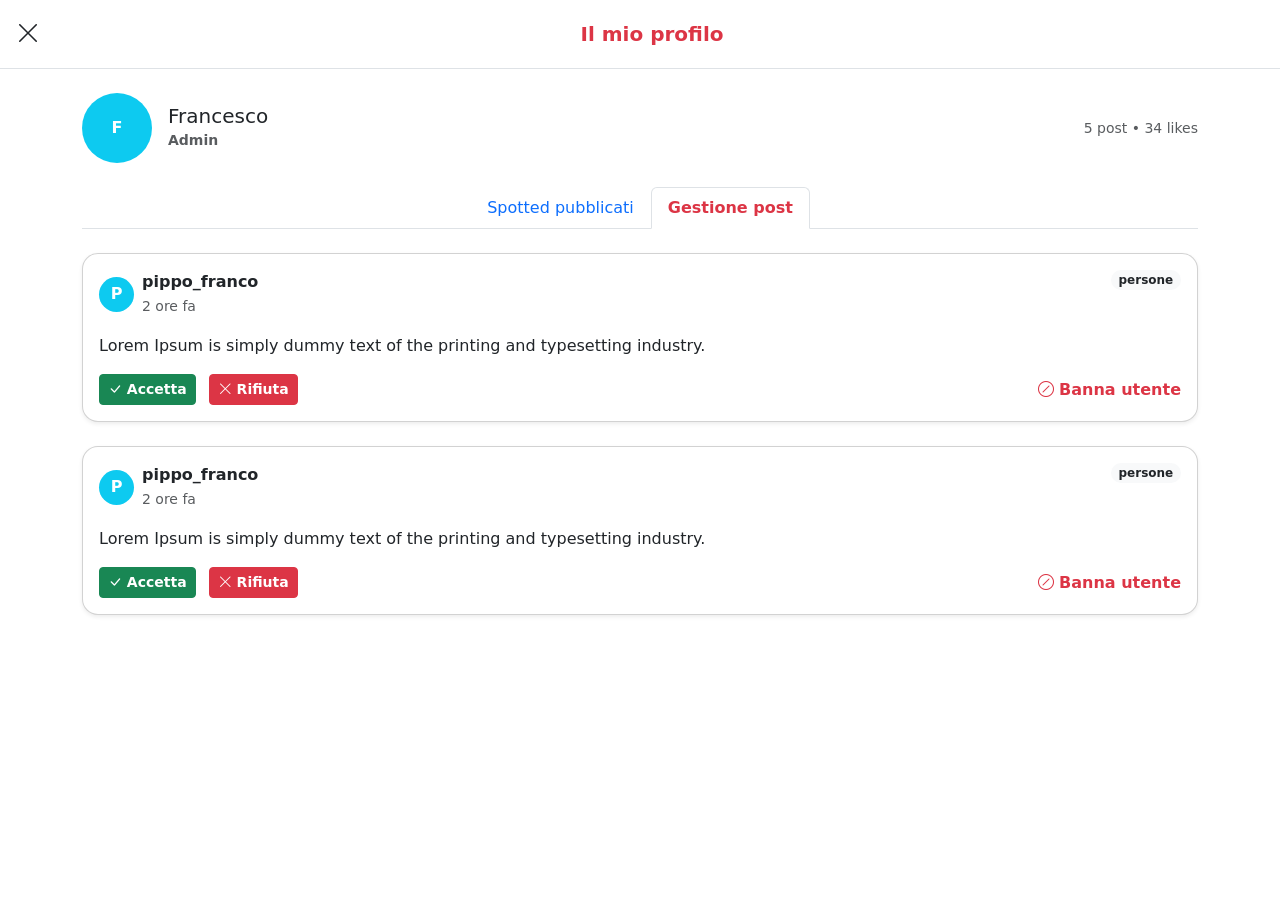
<file: public/AdminPersonalArea.html>
<!DOCTYPE html>
<html lang="it">
<head>
  <meta charset="UTF-8">
  <meta name="viewport" content="width=device-width, initial-scale=1">
  <title>Profilo Admin</title>

  <!-- Bootstrap CSS -->
  <link href="https://cdn.jsdelivr.net/npm/bootstrap@5.3.2/dist/css/bootstrap.min.css" rel="stylesheet">

  <!-- Bootstrap Icons -->
  <link href="https://cdn.jsdelivr.net/npm/bootstrap-icons@1.11.3/font/bootstrap-icons.css" rel="stylesheet">
  <link rel="stylesheet" href="theme.css">
</head>

<body class="bg-white">

  <!-- TOP BAR -->
  <div class="d-flex justify-content-between align-items-center p-3 border-bottom bg-white">
    <a href="index.html" class="text-dark fs-4 text-decoration-none">
      <i class="bi bi-x-lg"></i>
    </a>

    <h5 class="text-danger fw-semibold m-0">
      Il mio profilo
    </h5>

    <span></span>
  </div>

  <div class="container">

    <!-- ADMIN INFO -->
    <div class="d-flex justify-content-between align-items-center py-4">
      <div class="d-flex align-items-center gap-3">
        <div class="rounded-circle bg-info text-white fw-bold d-flex justify-content-center align-items-center"
             style="width:70px;height:70px;">
          F
        </div>

        <div>
          <h5 class="mb-0">Francesco</h5>
          <small class="text-muted fw-semibold">Admin</small>
        </div>
      </div>

      <small class="text-muted text-end">
        5 post • 34 likes
      </small>
    </div>

    <!-- TABS -->
    <ul class="nav nav-tabs justify-content-center mb-4">
      <li class="nav-item">
        <button class="nav-link">
          Spotted pubblicati
        </button>
      </li>
      <li class="nav-item">
        <button class="nav-link active fw-semibold text-danger">
          Gestione post
        </button>
      </li>
    </ul>

    <!-- POST DA MODERARE -->
    <div class="card rounded-4 shadow-sm mb-4">
      <div class="card-body">

        <div class="d-flex justify-content-between align-items-start">
          <div class="d-flex align-items-center gap-2">
            <div class="rounded-circle bg-info text-white fw-bold d-flex justify-content-center align-items-center"
                 style="width:35px;height:35px;">
              P
            </div>
            <div>
              <strong>pippo_franco</strong><br>
              <small class="text-muted">2 ore fa</small>
            </div>
          </div>

          <span class="badge bg-light text-dark rounded-pill">
            persone
          </span>
        </div>

        <p class="mt-3">
          Lorem Ipsum is simply dummy text of the printing and typesetting industry.
        </p>

        <div class="d-flex justify-content-between align-items-center flex-wrap gap-2">

          <div>
            <button class="btn btn-success btn-sm fw-semibold">
              <i class="bi bi-check-lg"></i> Accetta
            </button>

            <button class="btn btn-danger btn-sm fw-semibold ms-2">
              <i class="bi bi-x-lg"></i> Rifiuta
            </button>
          </div>

          <a href="#" class="text-danger fw-semibold text-decoration-none">
            <i class="bi bi-slash-circle"></i> Banna utente
          </a>

        </div>

      </div>
    </div>

    <!-- POST DA MODERARE (ESEMPIO) -->
    <div class="card rounded-4 shadow-sm mb-5">
      <div class="card-body">

        <div class="d-flex justify-content-between align-items-start">
          <div class="d-flex align-items-center gap-2">
            <div class="rounded-circle bg-info text-white fw-bold d-flex justify-content-center align-items-center"
                 style="width:35px;height:35px;">
              P
            </div>
            <div>
              <strong>pippo_franco</strong><br>
              <small class="text-muted">2 ore fa</small>
            </div>
          </div>

          <span class="badge bg-light text-dark rounded-pill">
            persone
          </span>
        </div>

        <p class="mt-3">
          Lorem Ipsum is simply dummy text of the printing and typesetting industry.
        </p>

        <div class="d-flex justify-content-between align-items-center flex-wrap gap-2">

          <div>
            <button class="btn btn-success btn-sm fw-semibold">
              <i class="bi bi-check-lg"></i> Accetta
            </button>

            <button class="btn btn-danger btn-sm fw-semibold ms-2">
              <i class="bi bi-x-lg"></i> Rifiuta
            </button>
          </div>

          <a href="#" class="text-danger fw-semibold text-decoration-none">
            <i class="bi bi-slash-circle"></i> Banna utente
          </
</file>
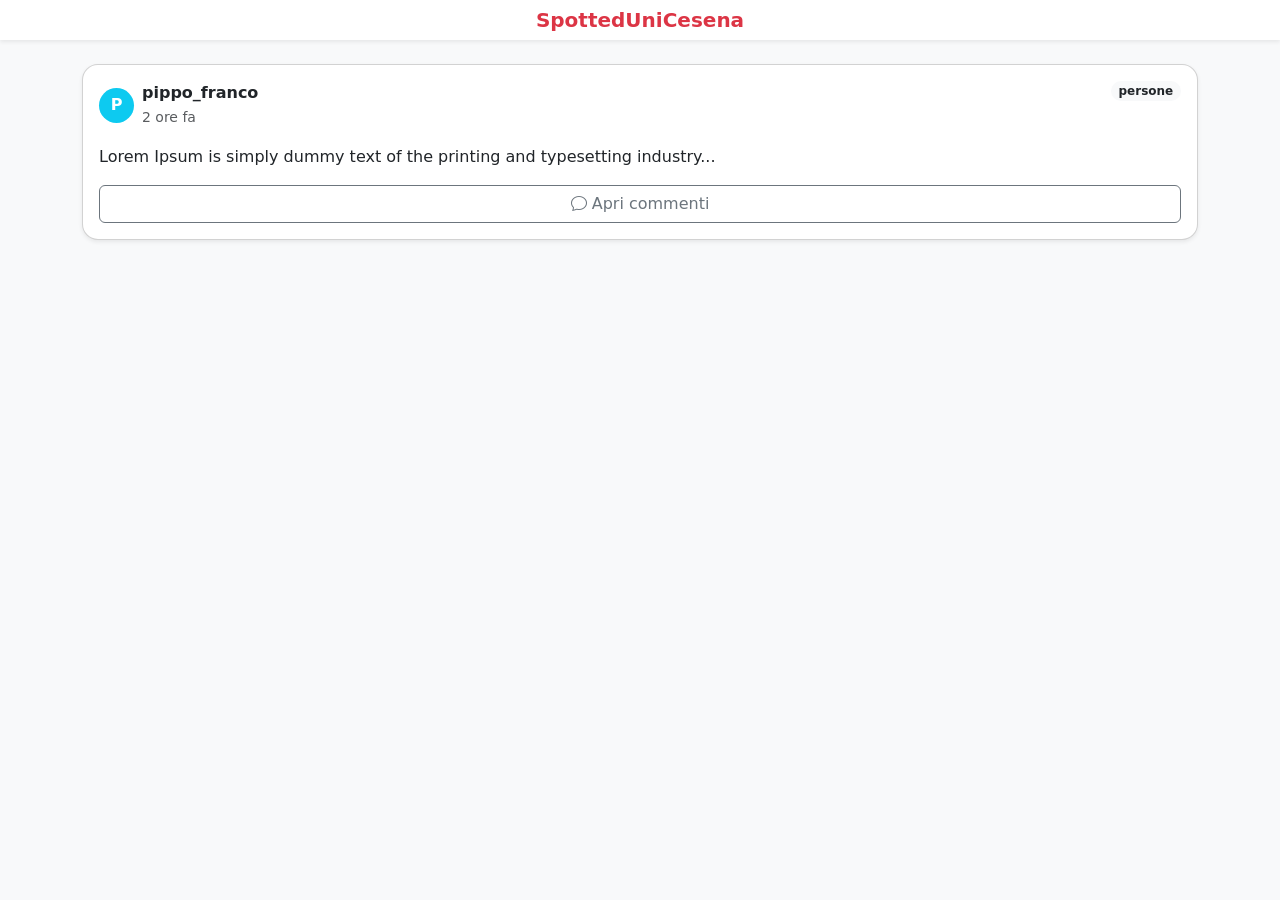
<file: public/Commenti.html>
<!DOCTYPE html>
<html lang="it">

<head>
  <meta charset="UTF-8">
  <meta name="viewport" content="width=device-width, initial-scale=1">
  <title>Commenti</title>

  <!-- Bootstrap CSS -->
  <link href="https://cdn.jsdelivr.net/npm/bootstrap@5.3.2/dist/css/bootstrap.min.css" rel="stylesheet">

  <!-- Bootstrap Icons -->
  <link href="https://cdn.jsdelivr.net/npm/bootstrap-icons@1.11.3/font/bootstrap-icons.css" rel="stylesheet">
  <link rel="stylesheet" href="theme.css">
</head>

<body class="bg-light">

  <!-- HEADER -->
  <nav class="navbar bg-white shadow-sm">
    <div class="container justify-content-center">
      <h5 class="text-danger fw-semibold m-0">
        SpottedUniCesena
      </h5>
    </div>
  </nav>

  <div class="container mt-4">

    <!-- POST -->
    <div class="card rounded-4 shadow-sm">
      <div class="card-body">

        <div class="d-flex justify-content-between align-items-start">
          <div class="d-flex align-items-center gap-2">
            <div class="rounded-circle bg-info text-white fw-bold d-flex justify-content-center align-items-center"
              style="width:35px;height:35px;">
              P
            </div>
            <div>
              <strong>pippo_franco</strong><br>
              <small class="text-muted">2 ore fa</small>
            </div>
          </div>

          <span class="badge bg-light text-dark rounded-pill">
            persone
          </span>
        </div>

        <p class="mt-3">
          Lorem Ipsum is simply dummy text of the printing and typesetting industry...
        </p>

        <button class="btn btn-outline-secondary w-100" data-bs-toggle="offcanvas" data-bs-target="#commentsDrawer">
          <i class="bi bi-chat"></i> Apri commenti
        </button>

      </div>
    </div>

  </div>

  <!-- OFFCANVAS COMMENTI -->
  <div class="offcanvas offcanvas-bottom" tabindex="-1" id="commentsDrawer">
    <div class="offcanvas-header justify-content-center">
      <h6 class="text-danger fw-bold m-0">
        Commenti
      </h6>
    </div>

    <div class="offcanvas-body">

      <!-- COMMENTO -->
      <div class="d-flex gap-2 mb-3">
        <div class="rounded-circle bg-info text-white fw-bold d-flex justify-content-center align-items-center"
          style="width:35px;height:35px;">
          P
        </div>
        <div>
          <strong>pippo_franco</strong>
          <small class="text-muted ms-2">2 ore fa</small>
          <p class="mb-0">
            Lorem Ipsum is simply dummy text of the printing industry...
          </p>
        </div>
      </div>

      <!-- COMMENTO -->
      <div class="d-flex gap-2 mb-3">
        <div class="rounded-circle bg-info text-white fw-bold d-flex justify-content-center align-items-center"
          style="width:35px;height:35px;">
          P
        </div>
        <div>
          <strong>pippo_franco</strong>
          <small class="text-muted ms-2">2 ore fa</small>
          <p class="mb-0">
            Lorem Ipsum is simply dummy text of the printing industry...
          </p>
        </div>
      </div>

      <!-- COMMENTO -->
      <div class="d-flex gap-2 mb-3">
        <div class="rounded-circle bg-info text-white fw-bold d-flex justify-content-center align-items-center"
          style="width:35px;height:35px;">
          P
        </div>
        <div>
          <strong>pippo_franco</strong>
          <small class="text-muted ms-2">2 ore fa</small>
          <p class="mb-0">
            Lorem Ipsum is simply dummy text of the printing industry...
          </p>
        </div>
      </div>

    </div>

    <!-- INPUT COMMENTO -->
    <div class="border-top p-3 bg-white">
      <div class="input-group">
        <input type="text" class="form-control rounded-pill bg-light border-0" placeholder="Aggiungi un commento...">
        <button class="btn btn-light rounded-pill ms-2">
          <i class="bi bi-send"></i>
        </button>
      </div>
    </div>
  </div>

  <!-- Bootstrap JS -->
  <script src="https://cdn.jsdelivr.net/npm/bootstrap@5.3.2/dist/js/bootstrap.bundle.min.js"></script>

</body>

</html>
</file>
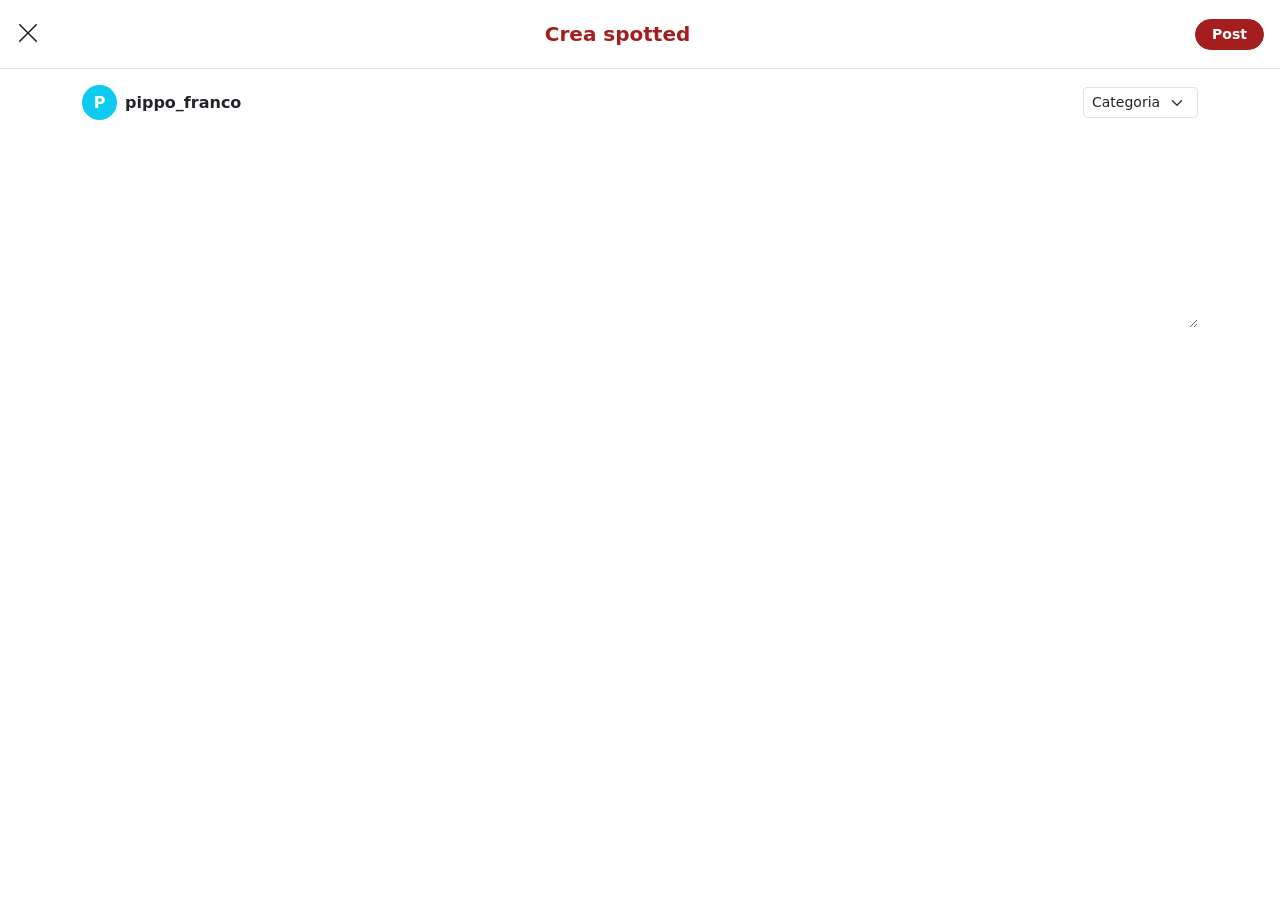
<file: public/Crea.html>
<!DOCTYPE html>
<html lang="it">
<head>
  <meta charset="UTF-8">
  <meta name="viewport" content="width=device-width, initial-scale=1">
  <title>Crea Spotted</title>

  <!-- Bootstrap CSS -->
  <link href="https://cdn.jsdelivr.net/npm/bootstrap@5.3.2/dist/css/bootstrap.min.css" rel="stylesheet">

  <!-- Bootstrap Icons -->
  <link href="https://cdn.jsdelivr.net/npm/bootstrap-icons@1.11.3/font/bootstrap-icons.css" rel="stylesheet">
  <link rel="stylesheet" href="theme.css">
</head>

<body class="bg-white">

  <!-- TOP BAR -->
  <div class="d-flex justify-content-between align-items-center p-3 border-bottom bg-white">
    <a href="index.html" class="text-dark fs-4 text-decoration-none">
      <i class="bi bi-x-lg"></i>
    </a>

    <h5 class="text-primary fw-semibold m-0">
      Crea spotted
    </h5>

    <button class="btn btn-primary btn-sm fw-semibold rounded-pill px-3">
      Post
    </button>
  </div>

  <div class="container mt-3">

    <!-- USER + CATEGORIA -->
    <div class="d-flex justify-content-between align-items-center mb-3">

      <div class="d-flex align-items-center gap-2">
        <div class="rounded-circle bg-info text-white fw-bold d-flex justify-content-center align-items-center"
             style="width:35px;height:35px;">
          P
        </div>
        <strong>pippo_franco</strong>
      </div>

      <select class="form-select form-select-sm w-auto">
        <option selected>Categoria</option>
        <option value="1">Persone</option>
        <option value="2">Avvisi</option>
        <option value="3">Altro</option>
      </select>

    </div>

    <!-- TEXTAREA -->
    <textarea class="form-control border-0 fs-5"
              rows="6"
              placeholder="Chi o che cosa vuoi spottare?">
    </textarea>

  </div>

</body>
</html>
</file>
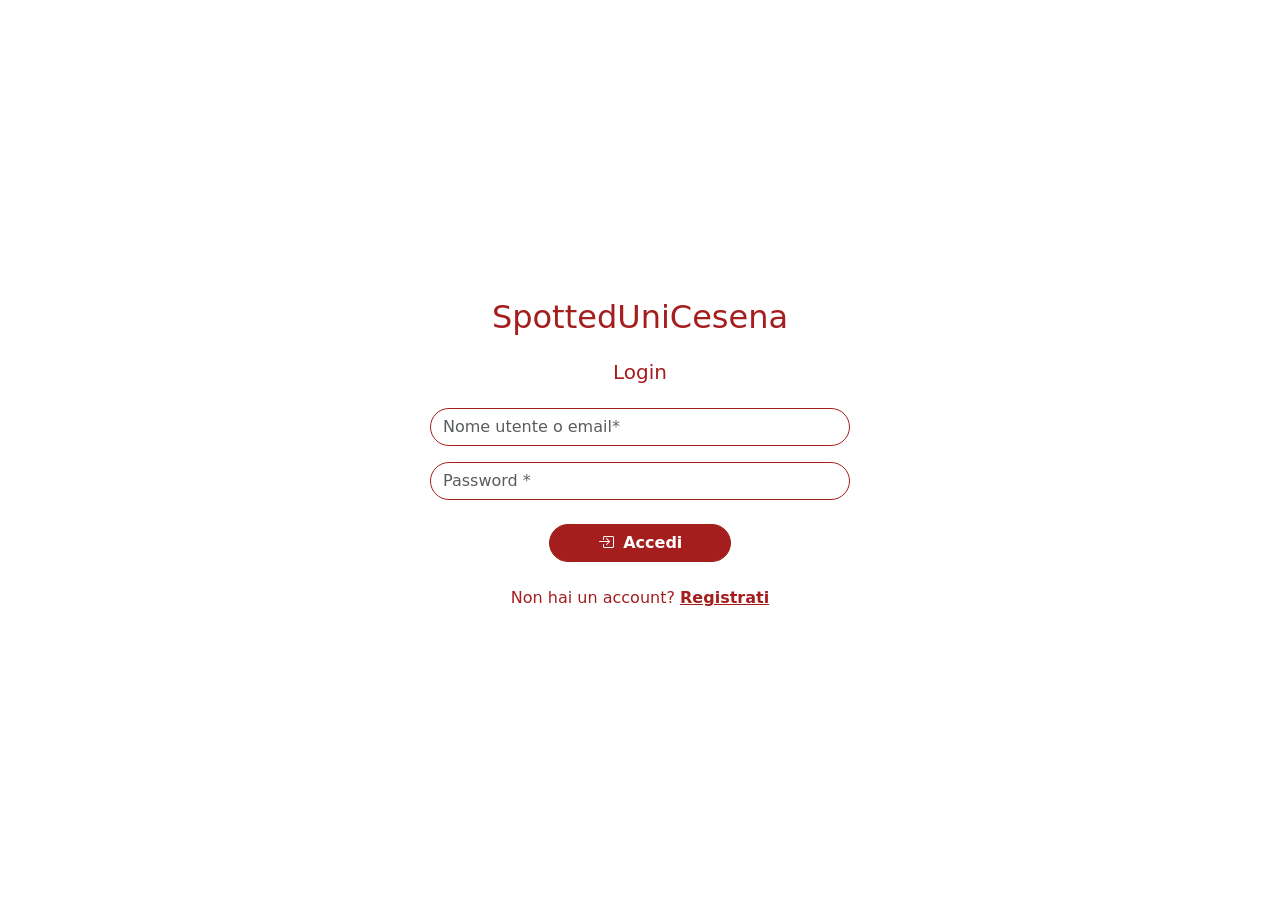
<file: public/Login.html>
<!DOCTYPE html>
<html lang="it">
<head>
  <meta charset="UTF-8" />
  <meta name="viewport" content="width=device-width, initial-scale=1" />
  <title>Login</title>

  <!-- Bootstrap CSS -->
  <link href="https://cdn.jsdelivr.net/npm/bootstrap@5.3.2/dist/css/bootstrap.min.css" rel="stylesheet" />

  <!-- Bootstrap Icons -->
  <link href="https://cdn.jsdelivr.net/npm/bootstrap-icons@1.11.3/font/bootstrap-icons.css" rel="stylesheet" />
    <link rel="stylesheet" href="theme.css" />
</head>

<body class="bg-body">

  <main class="container min-vh-100 d-flex justify-content-center align-items-center">
    <div class="w-100" style="max-width:420px;">

      <!-- Titolo App -->
      <h1 class="text-primary text-center h2 fw-light mt-4">
        SpottedUniCesena
      </h1>

      <!-- Titolo Pagina -->
      <h2 class="text-primary text-center h5 mt-4 mb-4">
        Login
      </h2>

      <!-- FORM -->
      <form onsubmit="validateAndSubmitLogin(event);">
        <label for="username" class="visually-hidden">
          Nome utente o email
        </label>
        <input type="text"
               name="username"
               id="username"
               class="form-control rounded-pill border-primary"
               placeholder="Nome utente o email*"
               required />
          <p class="error mb-3 text-danger" id="userError"></p>

          <label for="password" class="visually-hidden">
            Password
          </label>
          <input type="password"
               name="password"
                 id="password"
                 class="form-control rounded-pill border-primary"
               placeholder="Password *"
               required />
          <p class="error mb-4 text-danger" id="passwordError"></p>

          <div class="text-center">
          <button type="submit" class="btn btn-primary rounded-pill px-5 fw-semibold">
            <span class="bi bi-box-arrow-in-right me-1" aria-hidden="true"></span>
            Accedi
          </button>
              <small class="error" id="formError"></small>
          </div>
      </form>

      <!-- Link registrazione -->
      <p class="text-center text-primary mt-4">
        Non hai un account?
        <a href="Registrazione.html" class="text-primary fw-semibold">
          Registrati
        </a>
      </p>

    </div>
  </main>
  <script src="js/theme-toggle.js"></script>
  <script src="js/auth/auth.js"></script>
</body>
</html>
</file>
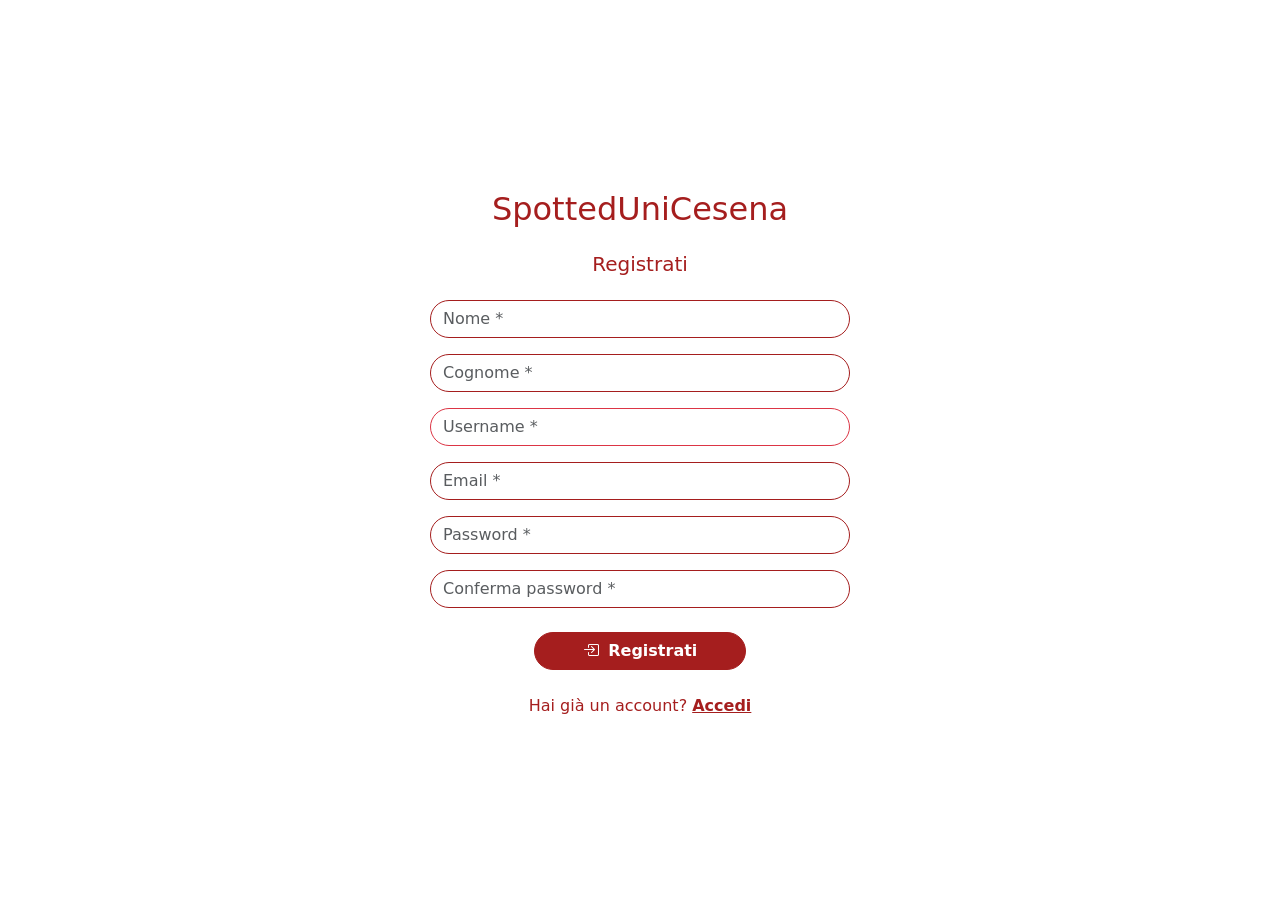
<file: public/Registrazione.html>
<!DOCTYPE html>
<html lang="it">
<head>
  <meta charset="UTF-8" />
  <meta name="viewport" content="width=device-width, initial-scale=1" />
  <title>Registrazione</title>

  <!-- Bootstrap CSS -->
  <link href="https://cdn.jsdelivr.net/npm/bootstrap@5.3.2/dist/css/bootstrap.min.css" rel="stylesheet" />

  <!-- Bootstrap Icons -->
  <link href="https://cdn.jsdelivr.net/npm/bootstrap-icons@1.11.3/font/bootstrap-icons.css" rel="stylesheet" />

   <link rel="stylesheet" href="theme.css" />
</head>

<body class="bg-body">

  <main class="container min-vh-100 d-flex justify-content-center align-items-center">
    <div class="w-100" style="max-width:420px;">

      <!-- Titolo App -->
      <h1 class="text-primary text-center fw-light h2 mt-4">
        SpottedUniCesena
      </h1>

      <!-- Titolo Pagina -->
      <h2 class="text-primary text-center h5 mt-4 mb-4">
        Registrati
      </h2>

      <!-- FORM -->
      <form onsubmit="validateAndSubmitRegister(event);">
        <label for="nome" class="visually-hidden">Nome</label>
        <input type="text"
               name="nome"
               id="nome"
               class="form-control rounded-pill border-primary"
               placeholder="Nome *"
               required />
          <p class="error mb-3 text-danger mb-3" id="nomeError"></p>

        <label for="cognome" class="visually-hidden">Cognome</label>
        <input type="text"
               name="cognome"
               id="cognome"
               class="form-control rounded-pill border-primary"
               placeholder="Cognome *"
               required />
          <p class="error mb-3 text-danger mb-3" id="cognomeError"></p>

        <label for="username" class="visually-hidden">Username</label>
        <input type="text"
                name="username"
               id="username"
               class="form-control rounded-pill border-danger"
                placeholder="Username *"
                required />
          <p class="error mb-3 text-danger mb-3" id="usernameError"></p>

        <label for="email" class="visually-hidden">Email</label>
        <input type="email"
               name="email"
               id="email"
               class="form-control rounded-pill border-primary"
               placeholder="Email *"
               required />
          <p class="error mb-3 text-danger mb-3" id="emailError"></p>

        <label for="password" class="visually-hidden">password</label>
        <input type="password"
               name="password"
               id="password"
               class="form-control rounded-pill border-primary"
               placeholder="Password *"
               required />
          <p class="error mb-3 text-danger mb-3" id="passwordError"></p>

        <label for="confirm_password" class="visually-hidden">confirm_password</label>
        <input type="password"
               name="confirm_password"
               id="confirm_password"
               class="form-control rounded-pill border-primary"
               placeholder="Conferma password *"
               required />
          <p class="error mb-3 text-danger mb-4" id="cfPasswordError"></p>
          <p class="error mb-3 text-danger mb-4" id="formError"></p>

        <div class="text-center">
          <button type="submit" class="btn btn-primary rounded-pill px-5 fw-semibold">
            <span class="bi bi-box-arrow-in-right me-1" aria-hidden="true"></span>
            Registrati
          </button>
        </div>
      </form>

      <!-- Link Login -->
      <p class="text-center text-primary mt-4">
        Hai già un account?
        <a href="Login.html" class="text-primary fw-semibold">
          Accedi
        </a>
      </p>

    </div>
  </main>
  <script src="js/theme-toggle.js"></script>
  <script src="js/auth/auth.js"></script>
</body>
</html>
</file>
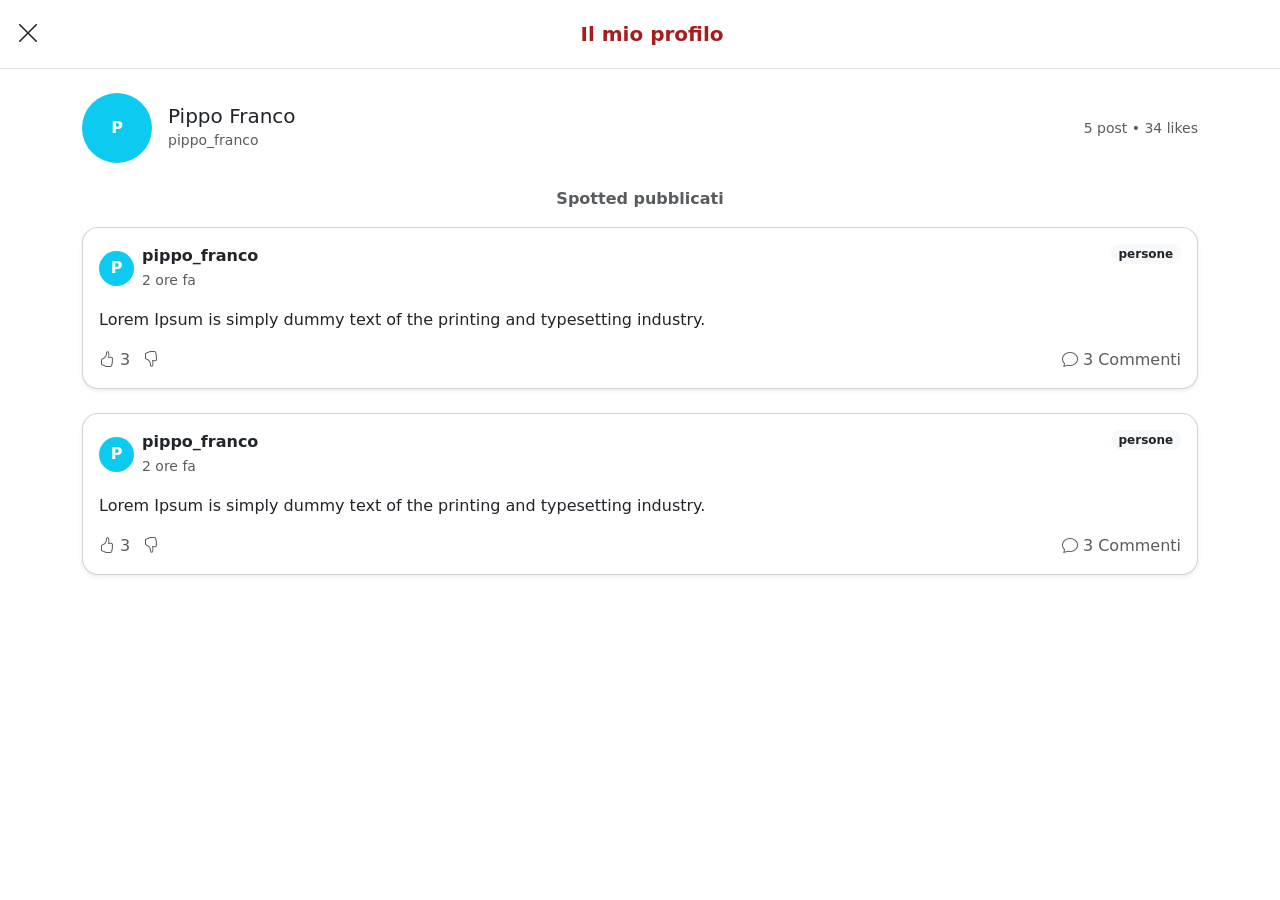
<file: public/UtentePersonalArea.html>
<!DOCTYPE html>
<html lang="it">

<head>
  <meta charset="UTF-8">
  <meta name="viewport" content="width=device-width, initial-scale=1">
  <title>Profilo</title>

  <!-- Bootstrap CSS -->
  <link href="https://cdn.jsdelivr.net/npm/bootstrap@5.3.2/dist/css/bootstrap.min.css" rel="stylesheet">

  <!-- Bootstrap Icons -->
  <link href="https://cdn.jsdelivr.net/npm/bootstrap-icons@1.11.3/font/bootstrap-icons.css" rel="stylesheet">
  <link rel="stylesheet" href="theme.css">
</head>

<body class="bg-white">

  <!-- TOP BAR -->
  <div class="d-flex justify-content-between align-items-center p-3 border-bottom bg-white">
    <a href="index.html" class="text-dark fs-4 text-decoration-none">
      <i class="bi bi-x-lg"></i>
    </a>

    <h5 class="text-primary fw-semibold m-0">
      Il mio profilo
    </h5>

    <span></span>
  </div>

  <div class="container">

    <!-- USER INFO -->
    <div class="d-flex justify-content-between align-items-center py-4">
      <div class="d-flex align-items-center gap-3">
        <div class="rounded-circle bg-info text-white fw-bold d-flex justify-content-center align-items-center"
          style="width:70px;height:70px;">
          P
        </div>

        <div>
          <h5 class="mb-0">Pippo Franco</h5>
          <small class="text-muted">pippo_franco</small>
        </div>
      </div>

      <small class="text-muted text-end">
        5 post • 34 likes
      </small>
    </div>

    <p class="text-center text-muted fw-semibold">
      Spotted pubblicati
    </p>

    <!-- POST -->
    <div class="card rounded-4 shadow-sm mb-4">
      <div class="card-body">

        <div class="d-flex justify-content-between align-items-start">
          <div class="d-flex align-items-center gap-2">
            <div class="rounded-circle bg-info text-white fw-bold d-flex justify-content-center align-items-center"
              style="width:35px;height:35px;">
              P
            </div>
            <div>
              <strong>pippo_franco</strong><br>
              <small class="text-muted">2 ore fa</small>
            </div>
          </div>

          <span class="badge bg-light text-dark rounded-pill">
            persone
          </span>
        </div>

        <p class="mt-3">
          Lorem Ipsum is simply dummy text of the printing and typesetting industry.
        </p>

        <div class="d-flex justify-content-between text-muted">
          <span>
            <i class="bi bi-hand-thumbs-up"></i> 3
            <i class="bi bi-hand-thumbs-down ms-2"></i>
          </span>
          <span>
            <i class="bi bi-chat"></i> 3 Commenti
          </span>
        </div>

      </div>
    </div>

    <!-- POST -->
    <div class="card rounded-4 shadow-sm mb-4">
      <div class="card-body">

        <div class="d-flex justify-content-between align-items-start">
          <div class="d-flex align-items-center gap-2">
            <div class="rounded-circle bg-info text-white fw-bold d-flex justify-content-center align-items-center"
              style="width:35px;height:35px;">
              P
            </div>
            <div>
              <strong>pippo_franco</strong><br>
              <small class="text-muted">2 ore fa</small>
            </div>
          </div>

          <span class="badge bg-light text-dark rounded-pill">
            persone
          </span>
        </div>

        <p class="mt-3">
          Lorem Ipsum is simply dummy text of the printing and typesetting industry.
        </p>

        <div class="d-flex justify-content-between text-muted">
          <span>
            <i class="bi bi-hand-thumbs-up"></i> 3
            <i class="bi bi-hand-thumbs-down ms-2"></i>
          </span>
          <span>
            <i class="bi bi-chat"></i> 3 Commenti
          </span>
        </div>

      </div>
    </div>

  </div>

  <!-- BOTTOM NAV (MOBILE) -->
  <nav class="navbar fixed-bottom bg-white border-top d-md-none">
    <div class="container d-flex justify-content-around text-center">

      <a href="index.html" class="text-dark text-decoration-none">
        <i class="bi bi-house fs-4"></i><br>
        <small>Home</small>
      </a>

      <a href="Crea.html" class="text-dark text-decoration-none">
        <i class="bi bi-plus-square fs-4"></i><br>
        <small>Crea</small>
      </a>

      <a href="UtentePersonalArea.html" class="text-dark text-decoration-none">
        <i class="bi bi-person fs-4"></i><br>
        <small>Profilo</small>
      </a>

    </div>
  </nav>

</body>

</html>
</file>
<file: public/theme.css>
.hind-light {
  font-family: "Hind", sans-serif;
  font-weight: 300;
  font-style: normal;
}

.hind-regular {
  font-family: "Hind", sans-serif;
  font-weight: 400;
  font-style: normal;
}

.hind-medium {
  font-family: "Hind", sans-serif;
  font-weight: 500;
  font-style: normal;
}

.hind-semibold {
  font-family: "Hind", sans-serif;
  font-weight: 600;
  font-style: normal;
}

.hind-bold {
  font-family: "Hind", sans-serif;
  font-weight: 700;
  font-style: normal;
}

/* Contenitore principale del main */
.main-wrapper {
    max-width: 1400px;
    width: 100%;
}
.form-control:focus,
.btn:focus {
    outline: 3px solid #0d6efd;
    outline-offset: 2px;
}
.form-control:focus {
    outline: none;
    box-shadow: 0 0 0 3px rgba(13, 110, 253, 0.5); /* blu Bootstrap */
    border-color: #0d6efd;
}

:root {
    /* Primary brand color */
    --bs-primary: #a51e1e;
    --bs-background-color: #EDEDED; /* Custom variable for main page background */
    --bs-body-bg: #fff; /* White for light mode body/cards/sidebars */

    /* === Custom palette (300) === */
    --bs-blue-300: #93c5fd;
    --bs-indigo-300: #a5b4fc;
    --bs-pink-300: #f9a8d4;
    --bs-red-300: #fca5a5;
    --bs-orange-300: #fdba74;
    /* === Custom palette (800) === */
    --bs-blue-800: #1e40af;
    --bs-indigo-800: #3730a3;
    --bs-pink-800: #9d174d;
    --bs-red-800: #991b1b;
    --bs-orange-800: #9a3412;

    --bs-font-sans-serif: system-ui, -apple-system, "Segoe UI", Roboto, "Helvetica Neue", Arial, "Noto Sans", "Liberation Sans", sans-serif, "Apple Color Emoji", "Segoe UI Emoji", "Segoe UI Symbol", "Noto Color Emoji";
    --bs-font-monospace: SFMono-Regular, Menlo, Monaco, Consolas, "Liberation Mono", "Courier New", monospace;
}

[data-bs-theme="dark"] {
    --bs-background-color: #212529; /* Dark background for main page */
    --bs-body-bg: #343a40; /* Darker background for cards/sidebars in dark mode */
}

.btn-primary {
  --bs-btn-bg: var(--bs-primary);
  --bs-btn-border-color: var(--bs-primary);
  /* Slightly darker shade for hover/active states */
  --bs-btn-hover-bg: #8f1a1a;
  --bs-btn-hover-border-color: #8a1919;
  --bs-btn-active-bg: #7c1616;
  --bs-btn-active-border-color: #771515;
  --bs-btn-disabled-bg: var(--bs-primary);
  --bs-btn-disabled-border-color: var(--bs-primary);
}


.profile-title-line {
  width: 42px;
  height: 3px;
  background-color: var(--bs-primary);
  border-radius: 2px;
  margin: 0 auto;
}


/* Text utilities mapped to brand color without changing HTML */
.text-primary { color: var(--bs-primary) !important; }
.border-primary { border-color: var(--bs-primary) !important; }

/* Links that use text-danger: provide a slightly darker hover for feedback */
a.text-primary:hover,
a.text-primary:focus,
.link-primary:hover,
.link-primary:focus { color: #8f1a1a !important; }

/* Optional: brand-colored links when using Bootstrap link utilities */
.link-primary { color: var(--bs-primary) !important; }
.link-primary:hover,
.link-primary:focus { color: #8f1a1a !important; }

/* =========================================================
   BORDER UTILITIES — BRAND COLOR
   ========================================================= */

/* Static border color */
.border-primary {
  border-color: var(--bs-primary) !important;
}

/* Hover / focus border feedback */
.border-primary:hover,
.border-primary:focus {
  border-color: #8f1a1a !important;
}

/* =========================================================
   FORM CONTROLS — FOCUS STATE (BOOTSTRAP-COMPATIBLE)
   ========================================================= */

.form-control:focus,
.form-select:focus {
  border-color: var(--bs-primary);
  box-shadow: 0 0 0 0.25rem rgba(165, 30, 30, 0.25);
}

.bg-background {
  background-color: var(--bs-background-color);
}

/* =========================================================
   CUSTOM COLOR UTILITIES — 300 SCALE
   ========================================================= */

/* Backgrounds */
.bg-blue-300 { background-color: var(--bs-blue-300) !important; }
.bg-indigo-300 { background-color: var(--bs-indigo-300) !important; }
.bg-pink-300 { background-color: var(--bs-pink-300) !important; }
.bg-red-300 { background-color: var(--bs-red-300) !important; }
.bg-orange-300 { background-color: var(--bs-orange-300) !important; }

/* Text */
.text-blue-300 { color: var(--bs-blue-300) !important; }
.text-indigo-300 { color: var(--bs-indigo-300) !important; }
.text-pink-300 { color: var(--bs-pink-300) !important; }
.text-red-300 { color: var(--bs-red-300) !important; }
.text-orange-300 { color: var(--bs-orange-300) !important; }

/* Borders */
.border-blue-300 { border-color: var(--bs-blue-300) !important; }
.border-indigo-300 { border-color: var(--bs-indigo-300) !important; }
.border-pink-300 { border-color: var(--bs-pink-300) !important; }
.border-red-300 { border-color: var(--bs-red-300) !important; }
.border-orange-300 { border-color: var(--bs-orange-300) !important; }

/* =========================================================
   CUSTOM COLOR UTILITIES — 800 SCALE
   ========================================================= */

/* Backgrounds */
.bg-blue-800 { background-color: var(--bs-blue-800) !important; }
.bg-indigo-800 { background-color: var(--bs-indigo-800) !important; }
.bg-pink-800 { background-color: var(--bs-pink-800) !important; }
.bg-red-800 { background-color: var(--bs-red-800) !important; }
.bg-orange-800 { background-color: var(--bs-orange-800) !important; }

/* Text */
.text-blue-800 { color: var(--bs-blue-800) !important; }
.text-indigo-800 { color: var(--bs-indigo-800) !important; }
.text-pink-800 { color: var(--bs-pink-800) !important; }
.text-red-800 { color: var(--bs-red-800) !important; }
.text-orange-800 { color: var(--bs-orange-800) !important; }

/* Borders */
.border-blue-800 { border-color: var(--bs-blue-800) !important; }
.border-indigo-800 { border-color: var(--bs-indigo-800) !important; }
.border-pink-800 { border-color: var(--bs-pink-800) !important; }
.border-red-800 { border-color: var(--bs-red-800) !important; }
.border-orange-800 { border-color: var(--bs-orange-800) !important; }

/* Custom Underline Tabs */
.nav-tabs-custom {
    border-bottom: 2px solid #ccd2d6; /* The continuous gray line */
}

.nav-tabs-custom .nav-link {
    border: none; /* Remove default box borders */
    margin-bottom: -2px; /* Pull active border down to overlap the gray line */
    background: transparent;
    color: #6c757d; /* Gray text for inactive tabs */
    font-weight: 500;
    padding: 0.5rem 1rem;
    border-bottom: 2px solid transparent; /* Invisible border for spacing */
    transition: color 0.2s ease;
}

.nav-tabs-custom .nav-link:hover {
    border-color: transparent; /* Prevent hover border boxes */
    color: #000;
}

.nav-tabs-custom .nav-link.active {
    background: transparent;
    color: var(--bs-primary); /* Red text (Spotted color) */
    border-bottom: 2px solid var(--bs-primary);
    font-weight: 700;
}

/* Dark mode overrides for custom tabs */
[data-bs-theme="dark"] .nav-tabs-custom {
    border-bottom-color: #495057;
}

[data-bs-theme="dark"] .nav-tabs-custom .nav-link {
    color: #adb5bd;
}

[data-bs-theme="dark"] .nav-tabs-custom .nav-link:hover {
    color: #fff;
}
</file>
